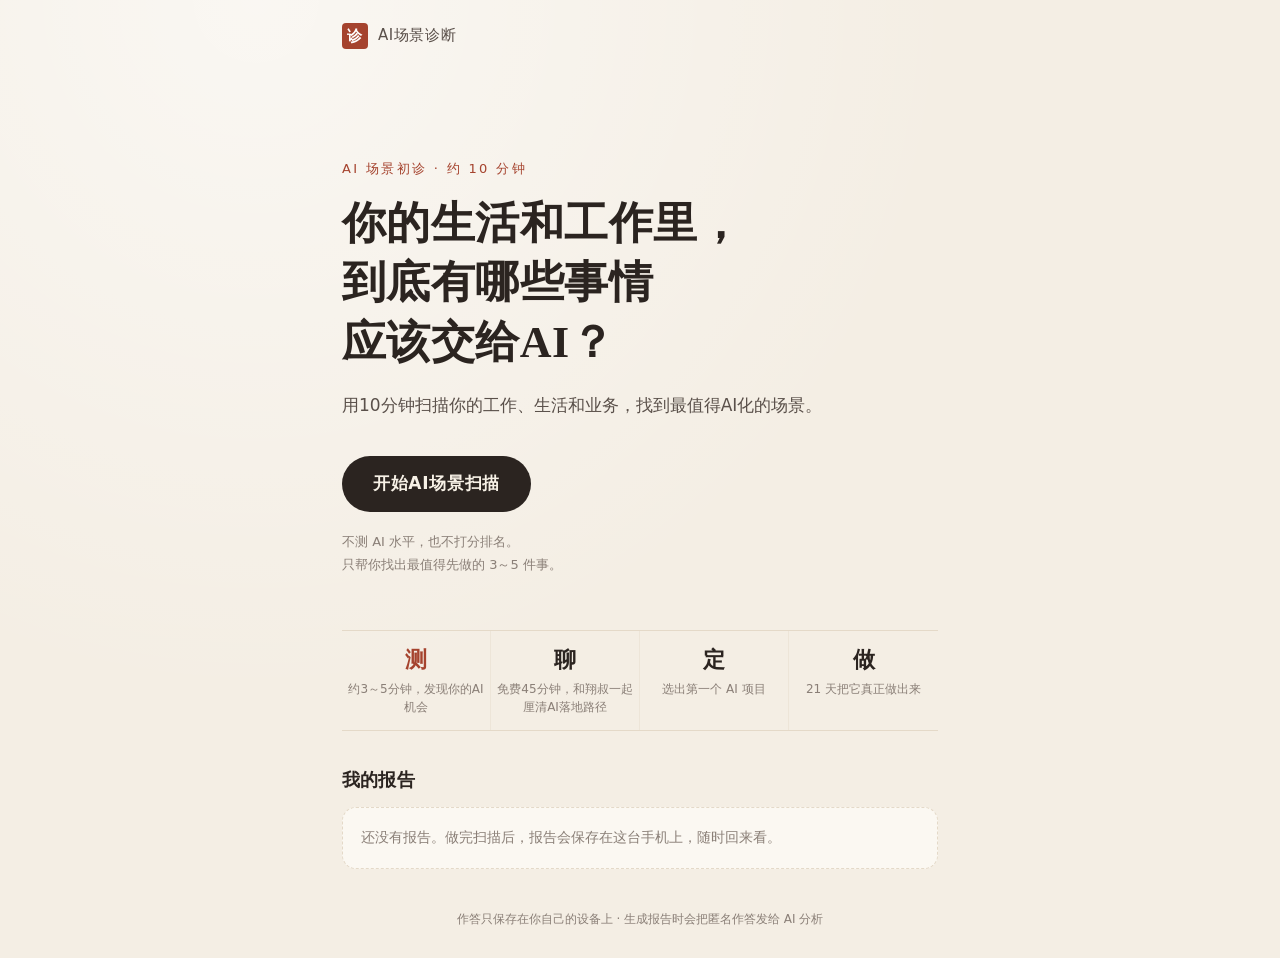
<file: index.html>
<!doctype html>
<html lang="zh-CN">
<head>
<meta charset="utf-8">
<meta name="viewport" content="width=device-width, initial-scale=1, viewport-fit=cover">
<title>AI场景诊断 · 找出最值得交给AI的3～5件事</title>
<meta name="description" content="用10分钟扫描你的工作、生活和业务，找到最值得AI化的场景，并选出第一个真正落地的AI项目。">
<meta name="theme-color" content="#f4eee4">
<meta name="format-detection" content="telephone=no">
<link rel="icon" href="data:image/svg+xml,%3Csvg xmlns='http://www.w3.org/2000/svg' viewBox='0 0 64 64'%3E%3Crect width='64' height='64' rx='10' fill='%23a5432e'/%3E%3Ctext x='32' y='44' font-size='34' text-anchor='middle' fill='%23fff' font-family='serif'%3E%E8%AF%8A%3C/text%3E%3C/svg%3E">
<link rel="stylesheet" href="css/style.css?v=6">
</head>
<body>
<a class="skip" href="#app">跳到正文</a>
<div id="errBar" class="errbar" role="alert" hidden>页面出了点小问题。<button type="button" onclick="location.reload()">刷新一下</button></div>
<div id="app" aria-live="off">
  <noscript><p class="wrap" style="padding:40px 20px">这个页面需要开启 JavaScript 才能使用。</p></noscript>
  <div class="wrap center-screen"><div class="loader" role="status"><i></i><p>正在打开…</p></div></div>
</div>
<div id="toast" class="toast" role="status" aria-live="polite"></div>
<script src="js/config.js?v=6"></script>
<script src="js/data.js?v=6"></script>
<script src="js/engine.js?v=6"></script>
<script src="js/common.js?v=6"></script>
<script src="js/provider.js?v=6"></script>
<script src="js/consult-config.js?v=6"></script>
<script src="js/track.js?v=6"></script>
<script src="js/v2-data.js?v=6"></script>
<script src="js/v2-engine.js?v=6"></script>
<script src="js/v2-ui.js?v=6"></script>
<script src="js/sheet.js?v=6"></script>
<script src="js/app.js?v=6"></script>
</body>
</html>
</file>
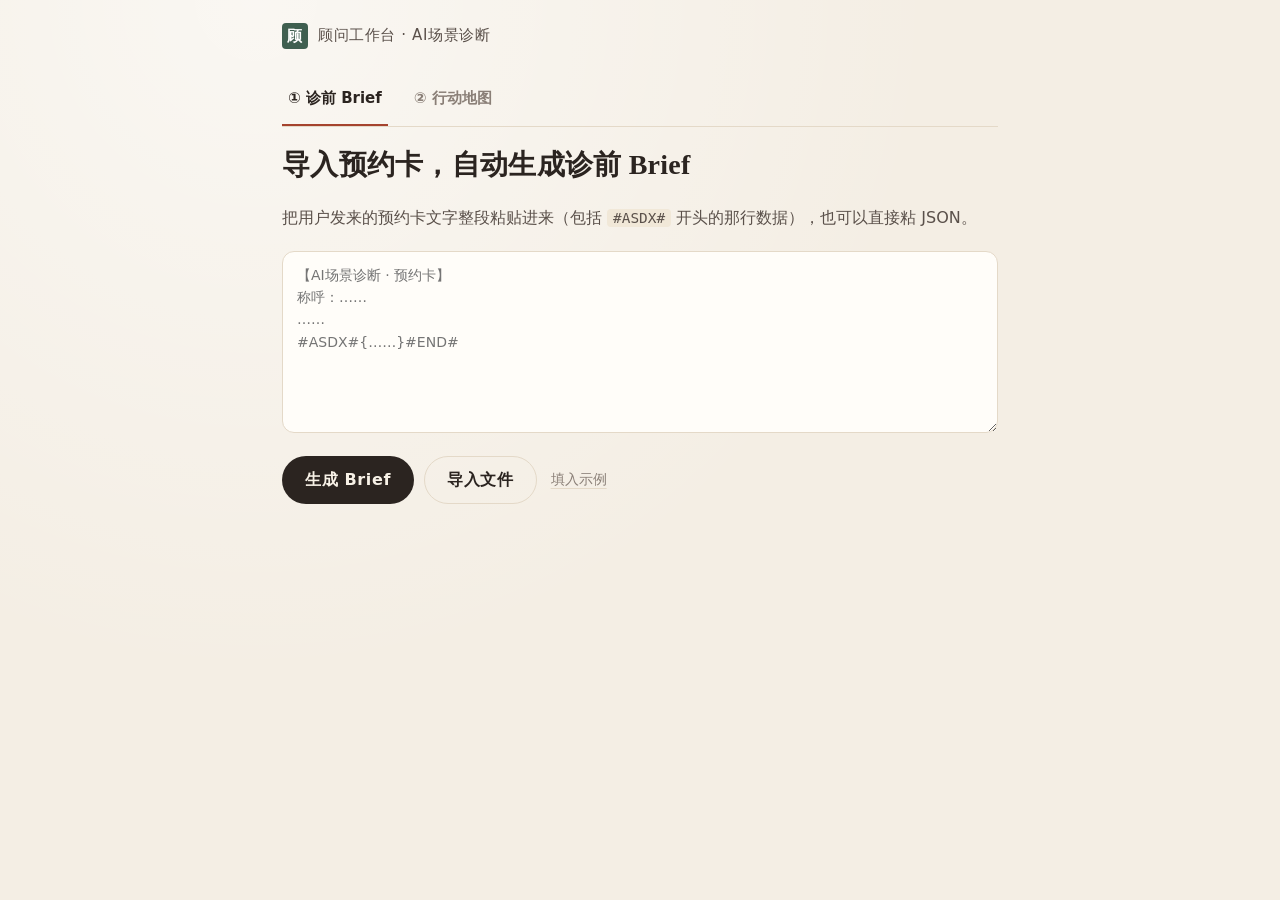
<file: advisor.html>
<!doctype html>
<html lang="zh-CN">
<head>
<meta charset="utf-8">
<meta name="viewport" content="width=device-width, initial-scale=1, viewport-fit=cover">
<meta name="robots" content="noindex, nofollow">
<title>顾问工作台 · AI场景诊断</title>
<meta name="theme-color" content="#f4eee4">
<link rel="icon" href="data:image/svg+xml,%3Csvg xmlns='http://www.w3.org/2000/svg' viewBox='0 0 64 64'%3E%3Crect width='64' height='64' rx='10' fill='%233f5f50'/%3E%3Ctext x='32' y='44' font-size='34' text-anchor='middle' fill='%23fff' font-family='serif'%3E%E9%A1%BE%3C/text%3E%3C/svg%3E">
<link rel="stylesheet" href="css/style.css?v=3">
<link rel="stylesheet" href="css/advisor.css?v=3">
</head>
<body class="adv">
<a class="skip" href="#main">跳到正文</a>
<div id="errBar" class="errbar" role="alert" hidden>页面出了点小问题。<button type="button" onclick="location.reload()">刷新一下</button></div>
<header class="topbar"><span class="brand"><span class="seal seal-g" aria-hidden="true">顾</span><span>顾问工作台 · AI场景诊断</span></span></header>
<main class="wrap adv-main" id="main">
  <div class="tabs" role="tablist" aria-label="工作台">
    <button type="button" role="tab" id="tab-brief" aria-controls="pane-brief" aria-selected="true" class="tab on">① 诊前 Brief</button>
    <button type="button" role="tab" id="tab-map" aria-controls="pane-map" aria-selected="false" class="tab" tabindex="-1">② 行动地图</button>
  </div>

  <section id="pane-brief" role="tabpanel" aria-labelledby="tab-brief" class="pane">
    <h1 class="adv-h1">导入预约卡，自动生成诊前 Brief</h1>
    <p class="lead">把用户发来的预约卡文字整段粘贴进来（包括 <code>#ASDX#</code> 开头的那行数据），也可以直接粘 JSON。</p>
    <label class="sr" for="importText">预约卡文字</label>
    <textarea id="importText" class="import" rows="7" placeholder="【AI场景诊断 · 预约卡】&#10;称呼：……&#10;……&#10;#ASDX#{……}#END#"></textarea>
    <div class="row-btns">
      <button type="button" class="btn btn-primary" id="btnBrief">生成 Brief</button>
      <label class="btn btn-ghost file-btn">导入文件<input type="file" id="importFile" accept=".txt,.json,text/plain,application/json"></label>
      <button type="button" class="btn-link" id="btnSample">填入示例</button>
    </div>
    <p class="form-err" id="briefErr" role="alert"></p>
    <div id="briefOut" aria-live="polite"></div>
  </section>

  <section id="pane-map" role="tabpanel" aria-labelledby="tab-map" class="pane" hidden>
    <h1 class="adv-h1">填写 1v1 记录，生成《AI行动地图》</h1>
    <p class="lead">边聊边填，内容自动暂存在本机。填完点最下面的按钮生成。</p>
    <form id="mapForm" class="form" novalidate>
      <div class="grid2">
        <div class="field"><label for="mName">称呼 <em>*</em></label><input id="mName" name="name" maxlength="20" required></div>
        <div class="field"><label for="mMat">当前AI成熟度</label><select id="mMat" name="maturity"></select></div>
      </div>
      <div class="field"><label for="mGoal">TA 的目标 <em>*</em><small>接下来最想改变什么</small></label><textarea id="mGoal" name="goal" rows="2" maxlength="200" required></textarea></div>
      <fieldset class="field"><legend>TOP3 场景</legend>
        <input name="top1" maxlength="30" aria-label="场景 1" placeholder="场景 1">
        <input name="top2" maxlength="30" aria-label="场景 2" placeholder="场景 2">
        <input name="top3" maxlength="30" aria-label="场景 3" placeholder="场景 3">
      </fieldset>
      <div class="field"><label for="mProj">第一个AI项目 <em>*</em><small>写成一个项目，而不是「学AI」</small></label><input id="mProj" name="project" maxlength="40" required placeholder="例：用AI每周自动生成一份竞品简报"><p class="hint" id="projHint"></p></div>
      <div class="field"><label for="mNow">当前状态<small>现在是怎么做的、花多少时间</small></label><input id="mNow" name="now" maxlength="60" placeholder="例：每周手动看 10 个账号，约 4 小时"></div>
      <div class="field"><label for="mG21">21天目标 <em>*</em></label><input id="mG21" name="goal21" maxlength="60" required placeholder="例：跑通一条每周一早上自动出简报的流程"></div>
      <div class="grid2">
        <div class="field"><label for="mAi">AI 负责</label><textarea id="mAi" name="ai" rows="2" maxlength="80" placeholder="例：抓取、去重、写成一页简报"></textarea></div>
        <div class="field"><label for="mMe">我负责</label><textarea id="mMe" name="me" rows="2" maxlength="80" placeholder="例：定信息源、看结论、决定跟进"></textarea></div>
      </div>
      <div class="field"><label for="mOk">成功标准 <em>*</em><small>怎样算做成了，最好能量化</small></label><input id="mOk" name="success" maxlength="60" required placeholder="例：连续 3 周自动产出，每周节省 3 小时以上"></div>
      <div class="field"><label for="mGroup">推荐实践组<small>默认按项目内容自动判断</small></label><select id="mGroup" name="group"></select></div>
      <p class="form-err" id="mapErr" role="alert"></p>
      <div class="row-btns"><button type="submit" class="btn btn-primary btn-lg">生成《AI行动地图》</button><button type="button" class="btn-link" id="btnClear">清空重填</button></div>
    </form>
    <div id="mapOut" aria-live="polite"></div>
  </section>
</main>
<div id="toast" class="toast" role="status" aria-live="polite"></div>
<script src="js/config.js?v=3"></script>
<script src="js/data.js?v=3"></script>
<script src="js/engine.js?v=3"></script>
<script src="js/common.js?v=3"></script>
<script src="js/sheet.js?v=3"></script>
<script src="js/advisor.js?v=3"></script>
</body>
</html>
</file>
<file: css/style.css>
/* AI场景诊断 · 宣纸米白、墨色、朱砂、松绿。系统字体，无外部依赖。 */
:root {
  --paper: #f4eee4;
  --sheet: #fbf8f2;
  --card: #fffdf9;
  --ink: #2b2420;
  --soft: #5a504a;
  --muted: #8a7f77;
  --line: #e4d9c8;
  --line-soft: #ede5d8;
  --red: #a5432e;
  --red-deep: #8a3523;
  --red-bg: #f3e3dc;
  --green: #3f5f50;
  --green-bg: #e3ebe5;
  --gold: #a8834a;
  --gold-bg: #f1e8d8;
  --gray: #9a918a;
  --gray-bg: #ece8e3;
  --radius: 14px;
  --shadow: 0 1px 0 rgba(43, 36, 32, .04), 0 10px 28px rgba(80, 60, 30, .06);
  --sans: "PingFang SC", "Hiragino Sans GB", "Noto Sans CJK SC", "Noto Sans SC", "Microsoft YaHei", "Heiti SC", system-ui, sans-serif;
  --serif: "Songti SC", "STSong", "Noto Serif CJK SC", "Noto Serif SC", "Source Han Serif SC", "SimSun", serif;
}
* { box-sizing: border-box; }
html { -webkit-text-size-adjust: 100%; color-scheme: light; }
body {
  margin: 0; min-height: 100dvh; background: var(--paper); color: var(--ink);
  font: 16px/1.7 var(--sans); -webkit-font-smoothing: antialiased;
  background-image: radial-gradient(circle at 20% 0%, rgba(255,255,255,.55), transparent 50%);
}
body.no-scroll { overflow: hidden; }
button, input, textarea { font: inherit; color: inherit; }
button { cursor: pointer; -webkit-tap-highlight-color: transparent; }
:focus-visible { outline: 2px solid var(--red); outline-offset: 2px; }
[data-focus]:focus { outline: none; }
.skip { position: absolute; left: -999px; top: 8px; background: var(--ink); color: #fff; padding: 8px 14px; border-radius: 8px; z-index: 50; }
.skip:focus { left: 8px; }

.wrap { width: 100%; max-width: 640px; margin: 0 auto; padding: 0 22px; }

/* 顶栏 */
.topbar { max-width: 640px; margin: 0 auto; display: flex; align-items: center; justify-content: space-between; padding: max(14px, env(safe-area-inset-top)) 22px 10px; }
.brand { display: inline-flex; align-items: center; gap: 10px; background: none; border: 0; padding: 6px 0; font-size: 15px; color: var(--soft); letter-spacing: .04em; min-height: 44px; }
.seal { display: inline-grid; place-items: center; width: 26px; height: 26px; border-radius: 4px; background: var(--red); color: #fff; font: 600 15px/1 var(--serif); }
.step-label { font-size: 13px; color: var(--muted); letter-spacing: .04em; }
.progress { max-width: 596px; margin: 0 auto 6px; height: 3px; background: var(--line-soft); border-radius: 3px; overflow: hidden; width: calc(100% - 44px); }
.progress i { display: block; height: 100%; background: var(--red); transition: width .35s ease; }

/* 通用 */
.kicker { font-size: 13px; letter-spacing: .18em; color: var(--red); margin: 0 0 14px; }
h1, h2, h3 { font-family: var(--serif); font-weight: 700; letter-spacing: .01em; margin: 0; }
.lead { color: var(--soft); font-size: 16px; line-height: 1.85; margin: 18px 0 0; }
.note { color: var(--muted); font-size: 13px; line-height: 1.8; margin: 18px 0 0; text-align: center; }
.empty { color: var(--muted); font-size: 14px; background: var(--sheet); border: 1px dashed var(--line); border-radius: var(--radius); padding: 18px; margin: 0; }

.btn { display: inline-flex; align-items: center; justify-content: center; gap: 6px; min-height: 48px; padding: 0 22px; border-radius: 999px; border: 1px solid transparent; font-size: 16px; font-weight: 600; letter-spacing: .04em; text-decoration: none; transition: transform .12s ease, background .2s ease, opacity .2s; }
.btn:active { transform: scale(.98); }
.btn-primary { background: var(--ink); color: #f7f1e6; }
.btn-primary:hover { background: #3a302a; }
.btn-primary:disabled { opacity: .35; cursor: not-allowed; }
.btn-ghost { background: transparent; border-color: var(--line); color: var(--ink); }
.btn-ghost:hover { background: var(--sheet); }
.btn-lg { min-height: 56px; font-size: 17px; padding: 0 30px; width: 100%; max-width: 360px; }
.btn-link { background: none; border: 0; color: var(--muted); font-size: 14px; padding: 10px 4px; min-height: 44px; text-decoration: underline; text-underline-offset: 4px; text-decoration-color: var(--line); }
.btn-link:hover { color: var(--ink); }

/* 首页 */
.home .hero { padding: 6vh 0 24px; }
.home h1 { font-size: clamp(30px, 8.4vw, 44px); line-height: 1.35; }
.home .lead { font-size: 17px; max-width: 30em; }
.hero-actions { display: flex; flex-direction: column; gap: 12px; margin-top: 34px; align-items: flex-start; }
.hero .note { text-align: left; }
.path { margin: 30px 0 8px; }
.path ol { list-style: none; margin: 0; padding: 0; display: grid; grid-template-columns: repeat(4, 1fr); border-top: 1px solid var(--line); border-bottom: 1px solid var(--line); }
.path li { padding: 16px 6px 14px; text-align: center; border-right: 1px solid var(--line-soft); }
.path li:last-child { border-right: 0; }
.path b { display: block; font: 700 22px/1.2 var(--serif); color: var(--ink); }
.path li:first-child b { color: var(--red); }
.path span { display: block; font-size: 12px; color: var(--muted); line-height: 1.5; margin-top: 6px; }
.history { margin: 34px 0 20px; }
.history h2 { font-size: 18px; margin-bottom: 12px; }
.hist-list { list-style: none; margin: 0; padding: 0; display: grid; gap: 10px; }
.hist-list li { display: flex; align-items: stretch; background: var(--card); border: 1px solid var(--line-soft); border-radius: 12px; overflow: hidden; }
.hist-item { flex: 1; text-align: left; background: none; border: 0; padding: 12px 16px; min-height: 56px; display: flex; flex-direction: column; }
.hist-t { font-size: 13px; color: var(--muted); }
.hist-s { font-size: 15px; }
.hist-del { background: none; border: 0; border-left: 1px solid var(--line-soft); color: var(--muted); font-size: 13px; padding: 0 16px; min-width: 64px; }
.foot { text-align: center; color: var(--muted); font-size: 12px; padding: 20px 22px max(28px, env(safe-area-inset-bottom)); }

/* 答题 */
.q-screen { padding-top: 5vh; padding-bottom: 40px; min-height: calc(100dvh - 80px); display: flex; flex-direction: column; }
.q-no { font-size: 13px; color: var(--muted); letter-spacing: .14em; margin: 0 0 10px; }
.q-title { font-size: clamp(22px, 6vw, 28px); line-height: 1.5; }
.q-sub { color: var(--muted); font-size: 14px; margin: 8px 0 0; }
.opts { display: grid; gap: 10px; margin-top: 26px; }
.opts-grid { grid-template-columns: 1fr 1fr; }
.opt { text-align: left; background: var(--card); border: 1px solid var(--line); border-radius: 12px; padding: 14px 18px; min-height: 54px; display: flex; flex-direction: column; justify-content: center; transition: border-color .15s, background .15s; }
.opt small { color: var(--muted); font-size: 12px; margin-top: 2px; }
.opt:hover { border-color: #cdbfa9; }
.opt.on { border-color: var(--ink); background: var(--ink); color: #f7f1e6; }
.opt.on small { color: #d7cbbb; }
.q-count { color: var(--muted); font-size: 13px; margin: 12px 0 0; }
.q-next { margin-top: 22px; }
.q-next .btn { width: 100%; }
.q-nav { margin-top: auto; padding-top: 26px; }
.scan .q-domain { margin: 0 0 18px; }
.q-domain span { display: inline-block; font-size: 12px; letter-spacing: .12em; color: var(--green); background: var(--green-bg); padding: 4px 12px; border-radius: 999px; }
.scene-text { font-size: clamp(22px, 6.2vw, 29px); line-height: 1.6; min-height: 3.2em; }
.dim { margin-top: 26px; transition: opacity .2s; }
.dim-off { opacity: .35; }
.dim-t { font-size: 14px; color: var(--soft); margin: 0 0 10px; }
.chips { display: grid; grid-template-columns: 1fr 1fr; gap: 10px; }
.chip { background: var(--card); border: 1px solid var(--line); border-radius: 12px; min-height: 52px; padding: 8px 10px; font-size: 15px; line-height: 1.4; transition: background .15s, border-color .15s; }
.chip:hover:not(:disabled) { border-color: #cdbfa9; }
.chip.on { background: var(--ink); border-color: var(--ink); color: #f7f1e6; }
.chip:disabled { cursor: default; }

.center-screen { min-height: calc(100dvh - 90px); display: flex; flex-direction: column; justify-content: center; padding-top: 20px; padding-bottom: 40px; }
.center-screen .big { font-size: clamp(25px, 7vw, 34px); line-height: 1.45; }
.center-screen .btn-lg { margin-top: 34px; }
.domains { display: flex; flex-wrap: wrap; gap: 8px; margin-top: 26px; }
.domains span { font: 600 14px/1 var(--serif); padding: 9px 14px; border: 1px solid var(--line); border-radius: 999px; color: var(--soft); background: var(--sheet); }

.loader { display: flex; flex-direction: column; align-items: center; gap: 18px; color: var(--soft); }
.loader i { width: 34px; height: 34px; border-radius: 50%; border: 2px solid var(--line); border-top-color: var(--red); animation: spin 0.9s linear infinite; }
.loader p { margin: 0; font-size: 15px; }
@keyframes spin { to { transform: rotate(360deg); } }

/* 报告 */
.report { padding-bottom: 30px; }
.r-first { min-height: calc(100dvh - 80px); display: flex; flex-direction: column; justify-content: center; padding: 20px 0 30px; }
.r-h1 { font-size: clamp(24px, 6.6vw, 32px); line-height: 1.55; }
.r-h1 .num { font-size: 1.6em; color: var(--red); padding: 0 .08em; font-weight: 700; }
.r-counts { list-style: none; padding: 0; margin: 28px 0 0; display: grid; grid-template-columns: 1fr 1fr; gap: 10px; }
.r-counts li { border-radius: 12px; padding: 14px 16px; display: flex; flex-direction: column; }
.r-counts b { font: 700 30px/1.1 var(--serif); }
.r-counts span { font-size: 14px; color: var(--soft); margin-top: 4px; }
.t-A.r-counts li, .r-counts .t-A { background: var(--red-bg); } .r-counts .t-A b { color: var(--red); }
.r-counts .t-B { background: var(--gold-bg); } .r-counts .t-B b { color: var(--gold); }
.r-counts .t-C { background: var(--green-bg); } .r-counts .t-C b { color: var(--green); }
.r-counts .t-D { background: var(--gray-bg); } .r-counts .t-D b { color: var(--gray); }
.r-hours { color: var(--soft); margin: 20px 0 0; }
.r-hours b { color: var(--ink); font-size: 1.15em; }
.r-down { margin-top: 30px; color: var(--muted); font-size: 14px; text-decoration: none; }
.r-sec { padding: 34px 0 10px; border-top: 1px solid var(--line); }
.r-sec h2 { font-size: 22px; }
.sec-sub { color: var(--muted); font-size: 14px; margin: 6px 0 18px; }

.opp { background: var(--card); border: 1px solid var(--line-soft); border-radius: var(--radius); padding: 18px 18px 14px; margin-bottom: 14px; box-shadow: var(--shadow); position: relative; }
.opp::before { content: ""; position: absolute; left: 0; top: 20px; width: 3px; height: 26px; border-radius: 0 3px 3px 0; background: var(--c, var(--ink)); }
.opp.t-A { --c: var(--red); --cb: var(--red-bg); } .opp.t-B { --c: var(--gold); --cb: var(--gold-bg); } .opp.t-C { --c: var(--green); --cb: var(--green-bg); }
.opp header { display: flex; align-items: center; gap: 10px; }
.opp .rank { font: 700 22px/1 var(--serif); color: var(--c); min-width: 18px; }
.opp h3 { font-size: 19px; flex: 1; line-height: 1.4; }
.opp .tag { font-size: 12px; font-weight: 600; color: var(--c); background: var(--cb); padding: 4px 10px; border-radius: 999px; white-space: nowrap; }
.opp dl { margin: 12px 0 0; display: grid; grid-template-columns: 4.6em 1fr; gap: 6px 10px; font-size: 14.5px; }
.opp dt { color: var(--muted); }
.opp dd { margin: 0; line-height: 1.7; }
.split { display: grid; grid-template-columns: 1fr 1fr; gap: 10px; margin-top: 14px; }
.split > div { background: var(--sheet); border-radius: 10px; padding: 10px 12px; }
.split b { font-size: 12px; color: var(--muted); letter-spacing: .08em; font-weight: 600; }
.split p { margin: 4px 0 0; font-size: 14px; line-height: 1.6; }
.opp footer { display: flex; flex-wrap: wrap; gap: 6px 18px; margin-top: 12px; font-size: 13px; color: var(--muted); }
.stars { font-style: normal; color: var(--gold); letter-spacing: 1px; font-size: 14px; }
.s-diff { color: var(--green); }

.map-fig { margin: 0; background: var(--card); border: 1px solid var(--line-soft); border-radius: var(--radius); padding: 10px 6px 4px; box-shadow: var(--shadow); }
.map { width: 100%; height: auto; display: block; }
.m-bg { fill: #fff; stroke: var(--line); }
.m-act { fill: rgba(165, 67, 46, .07); }
.m-mid { stroke: var(--line); stroke-dasharray: 4 4; }
.m-q { font-size: 11px; fill: var(--soft); font-weight: 600; }
.m-q-act { fill: var(--red); }
.m-q-later { fill: var(--muted); }
.m-axis { font-size: 10.5px; fill: var(--muted); }
.pt-o { opacity: .5; }
.pt.t-A, .pt.t-A circle { fill: var(--red); } .pt.t-B, .pt.t-B circle { fill: var(--gold); }
.pt.t-C, .pt.t-C circle { fill: var(--green); } .pt.t-D, .pt.t-D circle { fill: var(--gray); }
.pt-top circle { stroke: #fff; stroke-width: 2; }
.pt-top text { fill: #fff; font-size: 11px; font-weight: 700; }
.map-legend { display: grid; grid-template-columns: 1fr 1fr; gap: 10px; margin-top: 14px; }
.lg { background: var(--sheet); border-radius: 12px; padding: 12px 14px; }
.lg b { font: 700 15px/1.3 var(--serif); }
.lg-act b { color: var(--red); }
.lg small { display: block; color: var(--muted); font-size: 12px; }
.lg p { margin: 6px 0 0; font-size: 13.5px; line-height: 1.7; }
.lg em { font-style: normal; display: inline-grid; place-items: center; width: 18px; height: 18px; border-radius: 50%; color: #fff; font-size: 11px; font-weight: 700; margin-right: 3px; vertical-align: 1px; background: var(--ink); }
.lg em.t-A { background: var(--red); } .lg em.t-B { background: var(--gold); } .lg em.t-C { background: var(--green); }

.mat { list-style: none; margin: 18px 0 0; padding: 0; display: grid; grid-template-columns: repeat(6, 1fr); gap: 6px; }
.mat li { text-align: center; font-size: 12px; color: var(--muted); }
.mat i { display: block; height: 8px; border-radius: 4px; background: var(--line); margin-bottom: 8px; }
.mat li.on i { background: var(--green); }
.mat li.cur span { color: var(--green); font-weight: 700; }
.mat span { display: block; font-weight: 600; }
.mat small { display: block; font-size: 11px; line-height: 1.35; }
.mat-tip { margin: 16px 0 0; font-size: 15px; color: var(--soft); }
.mat-tip b { color: var(--ink); }
.keep { list-style: none; margin: 0; padding: 0; display: grid; gap: 8px; }
.keep li { background: var(--gray-bg); border-radius: 12px; padding: 12px 16px; display: flex; flex-direction: column; }
.keep b { font-size: 15px; }
.keep span { font-size: 13px; color: var(--soft); }

.r-end { padding: 40px 0 10px; text-align: center; border-top: 1px solid var(--line); display: flex; flex-direction: column; align-items: center; }
.r-end blockquote { margin: 0 0 28px; font: 600 clamp(19px, 5.2vw, 23px)/1.75 var(--serif); color: var(--ink); padding: 26px 20px; background: var(--ink); color: #f6efe2; border-radius: var(--radius); width: 100%; }
.r-actions { display: flex; flex-wrap: wrap; gap: 10px; justify-content: center; margin-top: 16px; width: 100%; }
.r-actions .btn { flex: 1 1 140px; }

/* 预约 */
.book, .bookcard { padding-top: 4vh; padding-bottom: 30px; }
.book h1, .bookcard h1 { font-size: clamp(24px, 6.6vw, 31px); line-height: 1.5; }
.flow { list-style: none; padding: 0; margin: 26px 0 0; display: grid; gap: 0; border-left: 1px solid var(--line); }
.flow li { display: flex; gap: 14px; align-items: baseline; padding: 8px 0 8px 18px; position: relative; }
.flow li::before { content: ""; position: absolute; left: -4px; top: 18px; width: 7px; height: 7px; border-radius: 50%; background: var(--red); }
.flow b { font: 700 14px/1 var(--serif); color: var(--muted); }
.price { margin-top: 24px; background: var(--card); border: 1px solid var(--line-soft); border-radius: var(--radius); padding: 16px 18px; }
.price p { margin: 0; }
.price b { font: 700 28px/1.2 var(--serif); color: var(--red); }
.price-sub { color: var(--soft); font-size: 14px; margin-top: 4px !important; }
.form { margin-top: 26px; display: flex; flex-direction: column; align-items: stretch; }
.field { border: 0; padding: 0; margin: 0 0 18px; display: flex; flex-direction: column; }
.field label, .field legend { font-weight: 600; font-size: 15px; margin-bottom: 8px; padding: 0; }
.field em { color: var(--red); font-style: normal; }
.field small { color: var(--muted); font-weight: 400; font-size: 12px; margin-left: 8px; }
.sub-l { font-weight: 400 !important; font-size: 13px !important; color: var(--soft); margin: 4px 0 6px !important; }
.field input, .field textarea { width: 100%; background: var(--card); border: 1px solid var(--line); border-radius: 12px; padding: 12px 14px; font-size: 16px; min-height: 50px; }
.field textarea { resize: vertical; line-height: 1.6; }
.field input:focus, .field textarea:focus { outline: none; border-color: var(--ink); }
[aria-invalid="true"] { border-color: var(--red) !important; background: #fff7f4 !important; }
.form-err { color: var(--red); font-size: 14px; min-height: 1.4em; margin: 0 0 10px; }
.form .btn-lg { max-width: none; }

.banner { border-radius: 12px; padding: 14px 16px; font-size: 14px; margin-bottom: 22px; line-height: 1.7; }
.banner.ok { background: var(--green-bg); }
.banner.warn { background: #fbeee6; border: 1px solid #ecc9b8; }
.banner .btn-link { color: var(--red); padding: 4px; min-height: 0; }
.card-preview { margin-top: 22px; background: var(--card); border: 1px solid var(--line); border-radius: var(--radius); padding: 18px; box-shadow: var(--shadow); }
.card-preview header { display: flex; align-items: center; gap: 8px; font-size: 13px; color: var(--soft); }
.card-preview h2 { font-size: 20px; margin: 14px 0 10px; }
.card-preview dl { display: grid; grid-template-columns: 6em 1fr; gap: 4px 10px; margin: 0; font-size: 14.5px; }
.card-preview dt { color: var(--muted); }
.card-preview dd { margin: 0; word-break: break-all; }
.card-preview h3 { font-size: 15px; margin: 16px 0 8px; }
.card-top { margin: 0; padding-left: 1.3em; font-size: 14.5px; }
.card-top li { margin-bottom: 6px; }
.card-top span { display: block; color: var(--muted); font-size: 13px; }
.copy-msg { text-align: center; color: var(--green); font-size: 14px; min-height: 1.4em; margin: 10px 0 0; }
.raw { margin-top: 10px; font-size: 13px; color: var(--muted); }
.raw summary { cursor: pointer; padding: 8px 0; }
.raw textarea { width: 100%; font: 12px/1.6 ui-monospace, Menlo, monospace; border: 1px solid var(--line); border-radius: 10px; padding: 10px; background: var(--sheet); }

/* 存图弹层 */
.sheet-overlay { position: fixed; inset: 0; background: rgba(30, 24, 20, .62); z-index: 40; display: flex; align-items: flex-end; justify-content: center; }
.sheet-panel { background: var(--paper); width: 100%; max-width: 560px; max-height: 92dvh; border-radius: 18px 18px 0 0; display: flex; flex-direction: column; padding: 14px 16px max(16px, env(safe-area-inset-bottom)); }
.sheet-head { display: flex; align-items: flex-start; gap: 10px; }
.sheet-tip { flex: 1; margin: 6px 0 10px; font-size: 14px; color: var(--soft); }
.sheet-x { background: none; border: 0; font-size: 28px; line-height: 1; width: 44px; height: 44px; color: var(--soft); }
.sheet-imgwrap { overflow: auto; flex: 1; border-radius: 10px; background: #e9e1d4; -webkit-overflow-scrolling: touch; }
.sheet-img { width: 100%; display: block; -webkit-touch-callout: default; user-select: auto; }
.sheet-actions { display: flex; gap: 10px; margin-top: 12px; }
.sheet-actions .btn { flex: 1; }
@media (min-width: 700px) { .sheet-overlay { align-items: center; } .sheet-panel { border-radius: 18px; } }

.toast { position: fixed; left: 50%; bottom: max(24px, env(safe-area-inset-bottom)); transform: translate(-50%, 20px); background: var(--ink); color: #f7f1e6; padding: 10px 18px; border-radius: 999px; font-size: 14px; opacity: 0; pointer-events: none; transition: all .25s; z-index: 60; max-width: 90vw; }
.toast.show { opacity: 1; transform: translate(-50%, 0); }
.errbar { background: #fbeee6; color: var(--red-deep); text-align: center; padding: 10px; font-size: 14px; }
.errbar button { background: none; border: 0; color: var(--red); text-decoration: underline; }

@media (min-width: 760px) {
  .home .hero { padding-top: 10vh; }
  .hero-actions { flex-direction: row; }
  .hero-actions .btn-lg { width: auto; }
  .opts { grid-template-columns: 1fr 1fr; }
  .chips { grid-template-columns: repeat(4, 1fr); }
}
@media (max-width: 360px) {
  .wrap { padding: 0 16px; }
  .opts-grid, .split, .map-legend { grid-template-columns: 1fr; }
}
@media (prefers-reduced-motion: reduce) { * { transition: none !important; animation: none !important; } }

/* ===== V0.2 ===== */
.v2 .q-sub { margin-top: -4px; }
.v2-field { display: block; margin: 16px 0 0; font-size: 14px; color: var(--soft); }
.v2-field span { display: block; margin-bottom: 6px; }
.v2-field input, .v2-field textarea { width: 100%; background: var(--card); border: 1px solid var(--line); border-radius: 12px; padding: 12px 14px; font-size: 16px; line-height: 1.6; }
.v2-field textarea { resize: vertical; min-height: 110px; }
.sr { position: absolute !important; width: 1px; height: 1px; overflow: hidden; clip: rect(0 0 0 0); }
.v2-cards .opt small { font-size: 12.5px; line-height: 1.5; }
.v2-pain { display: flex; flex-direction: column; gap: 6px; }
.v2-top { align-self: flex-start; background: var(--gold-bg); color: var(--gold); border: 1px solid transparent; border-radius: 999px; padding: 6px 14px; font-size: 13px; font-weight: 600; min-height: 36px; }
.v2-top.on { background: var(--red); color: #fff; }
.v2-warn { color: var(--red); }
.v2-chips { display: grid; grid-template-columns: 1fr 1fr; gap: 10px; margin-bottom: 18px; }
.v2-examples { margin: 0 0 12px; padding: 12px 14px 12px 32px; background: var(--sheet); border-radius: 12px; font-size: 14px; color: var(--soft); }
.v2-privacy { font-size: 13px; color: var(--red-deep); background: var(--red-bg); border-radius: 10px; padding: 10px 12px; margin: 10px 0 0; }
.v2-insight { font-size: 22px; line-height: 1.6; }
.v2-src { text-align: left; margin-top: 6px; }
.v2-badge { display: inline-block; font-size: 12px; color: var(--green); background: var(--green-bg); border-radius: 999px; padding: 2px 10px; margin: 8px 6px 0 0; }
.v2-badge-main { color: var(--red); background: var(--red-bg); }
.opp.v2-main { border: 2px solid var(--c); }
.v2-safe { font-size: 13.5px; background: var(--gold-bg); border-radius: 10px; padding: 10px 12px; color: var(--soft); }
.v2-flow { display: grid; grid-template-columns: 1fr auto 1fr; gap: 8px; align-items: stretch; margin-top: 14px; }
.v2-col { background: var(--card); border: 1px solid var(--line); border-radius: 12px; padding: 12px; font-size: 14px; }
.v2-col b { display: block; margin-bottom: 6px; }
.v2-col ol { margin: 0; padding-left: 18px; }
.v2-col li { margin: 4px 0; }
.v2-before { color: var(--soft); }
.v2-after { border-color: var(--green); background: var(--green-bg); }
.v2-arrow { align-self: center; color: var(--muted); font-size: 20px; }
@media (max-width: 420px) { .v2-flow { grid-template-columns: 1fr; } .v2-arrow { transform: rotate(90deg); justify-self: center; } }
.v2-demo-tag { font-size: 12px; vertical-align: middle; background: var(--gold); color: #fff; border-radius: 6px; padding: 2px 8px; margin-left: 6px; }
.v2-chat { background: var(--sheet); border-radius: 14px; padding: 14px; font-size: 14px; }
.v2-chat span { display: block; font-size: 12px; color: var(--muted); margin-bottom: 2px; }
.v2-me { background: var(--card); border-radius: 10px; padding: 10px 12px; margin: 0 0 10px; }
.v2-ai { background: var(--green-bg); border-radius: 10px; padding: 10px 12px; }
.v2-ai p, .v2-ai ol { margin: 6px 0; }
.v2-demo-t { width: 100%; border-collapse: collapse; font-size: 13px; }
.v2-demo-t th, .v2-demo-t td { border: 1px solid var(--line); padding: 4px 6px; text-align: center; }
.v2-consult h3 { font-size: 16px; margin: 18px 0 6px; }
.v2-consult .btn-lg { margin: 18px auto 0; display: flex; }
.v2-four, .v2-card-list { margin: 0; padding-left: 22px; }
.v2-wx { text-align: center; margin: 12px 0 0; }
.v2-pending { text-align: center; background: var(--gray-bg); color: var(--soft); border-radius: 12px; padding: 14px; margin-top: 18px; }
.v2-booktext { margin-top: 18px; background: var(--sheet); border: 1px dashed var(--line); border-radius: 12px; padding: 12px 14px; font-size: 14px; }
.v2-booktext p:first-child { margin-top: 0; user-select: text; -webkit-user-select: text; }
.v2-homeconsult { margin: 12px 0 0; }
.v2-modal { position: fixed; inset: 0; background: rgba(30, 24, 20, .55); display: flex; align-items: center; justify-content: center; z-index: 60; padding: 20px; }
.v2-modal[hidden] { display: none; }
.v2-modal-box { background: var(--card); border-radius: 16px; padding: 20px; width: 100%; max-width: 340px; text-align: center; display: flex; flex-direction: column; gap: 8px; }
.v2-qr { width: 220px; height: 220px; object-fit: contain; margin: 0 auto; -webkit-touch-callout: default; }
.v2-saveimg-top { margin: 4px 0 0; }
.v2 .r-end .btn-lg { margin: 0 auto 4px; display: flex; }
</file>
<file: css/advisor.css>
/* 顾问工作台（在 style.css 基础上） */
.adv .wrap { max-width: 760px; }
.adv .topbar { max-width: 760px; }
.seal-g { background: var(--green); }
.adv-main { padding-bottom: 40px; }
.adv-h1 { font-size: clamp(22px, 5.6vw, 28px); line-height: 1.45; margin-top: 18px; }
.tabs { display: flex; gap: 6px; border-bottom: 1px solid var(--line); margin-top: 6px; }
.tab { background: none; border: 0; border-bottom: 2px solid transparent; padding: 12px 6px; margin-right: 14px; min-height: 48px; font-size: 15px; color: var(--muted); font-weight: 600; }
.tab.on { color: var(--ink); border-bottom-color: var(--red); }
.sr { position: absolute; width: 1px; height: 1px; overflow: hidden; clip: rect(0 0 0 0); }
code { background: var(--gold-bg); padding: 1px 6px; border-radius: 4px; font-size: .9em; }
.import { width: 100%; margin-top: 18px; background: var(--card); border: 1px solid var(--line); border-radius: 12px; padding: 12px 14px; font: 14px/1.6 var(--sans); resize: vertical; }
.import:focus { outline: none; border-color: var(--ink); }
.row-btns { display: flex; flex-wrap: wrap; gap: 10px; align-items: center; margin-top: 14px; }
.file-btn { position: relative; overflow: hidden; }
.file-btn input { position: absolute; inset: 0; opacity: 0; cursor: pointer; }
.field select { width: 100%; background: var(--card); border: 1px solid var(--line); border-radius: 12px; padding: 12px 14px; font-size: 16px; min-height: 50px; color: var(--ink); }
.field fieldset input, fieldset.field input { margin-bottom: 8px; }
.grid2 { display: grid; grid-template-columns: 1fr; gap: 0 14px; }
@media (min-width: 640px) { .grid2 { grid-template-columns: 1fr 1fr; } }
.hint { font-size: 13px; color: var(--red); margin: 6px 0 0; min-height: 1em; }

.brief { margin-top: 18px; display: grid; gap: 14px; }
.b-card { background: var(--card); border: 1px solid var(--line-soft); border-radius: var(--radius); padding: 18px; box-shadow: var(--shadow); }
.b-card h2 { font-size: 18px; margin-bottom: 10px; display: flex; align-items: center; gap: 8px; }
.b-card h2 i { font-style: normal; font: 700 13px/1 var(--sans); color: #fff; background: var(--green); width: 22px; height: 22px; border-radius: 50%; display: inline-grid; place-items: center; }
.b-card p { margin: 0 0 8px; }
.b-card ul, .b-card ol { margin: 0; padding-left: 1.3em; }
.b-card li { margin-bottom: 8px; line-height: 1.7; }
.b-scene { display: flex; flex-wrap: wrap; align-items: baseline; gap: 4px 10px; }
.b-scene small { color: var(--muted); }
.b-tag { font-size: 12px; padding: 2px 8px; border-radius: 999px; background: var(--gold-bg); color: var(--gold); font-weight: 600; }
.b-tag.t-A { background: var(--red-bg); color: var(--red); } .b-tag.t-C { background: var(--green-bg); color: var(--green); } .b-tag.t-D { background: var(--gray-bg); color: var(--gray); }
.b-q h3 { font-size: 15px; margin: 12px 0 6px; font-family: var(--sans); }
.b-q h3:first-child { margin-top: 0; }
.b-warn { background: #fbeee6; border-radius: 10px; padding: 10px 14px; font-size: 14px; }

.amap { margin-top: 26px; background: var(--card); border: 1px solid var(--line); border-radius: 18px; padding: 24px 20px; box-shadow: var(--shadow); }
.amap .kicker { margin-bottom: 6px; }
.amap h2 { font-size: clamp(22px, 6vw, 28px); }
.amap .date { color: var(--muted); font-size: 13px; margin: 4px 0 16px; }
.am-row { border-top: 1px solid var(--line-soft); padding: 12px 0; display: grid; grid-template-columns: 6.5em 1fr; gap: 10px; }
.am-row dt { color: var(--muted); font-size: 14px; }
.am-row dd { margin: 0; }
.am-proj { background: var(--red-bg); border-radius: 12px; padding: 14px 16px; margin: 6px 0 10px; }
.am-proj small { color: var(--red); font-weight: 600; letter-spacing: .1em; font-size: 12px; }
.am-proj p { margin: 4px 0 0; font: 700 20px/1.5 var(--serif); }
.am-split { display: grid; grid-template-columns: 1fr 1fr; gap: 10px; margin: 10px 0; }
.am-split > div { background: var(--sheet); border-radius: 10px; padding: 10px 12px; }
.am-split b { font-size: 12px; color: var(--muted); }
.am-split p { margin: 4px 0 0; font-size: 14.5px; }
.am-lab { margin-top: 14px; border: 1px dashed var(--green); border-radius: 12px; padding: 12px 16px; color: var(--green); }
.am-lab b { font-family: var(--serif); font-size: 17px; }

.next { margin-top: 26px; background: var(--ink); color: #f6efe2; border-radius: 18px; padding: 26px 20px; }
.next h2 { font-size: clamp(21px, 5.6vw, 26px); line-height: 1.5; color: #fff; }
.next ul { list-style: none; padding: 0; margin: 18px 0; display: grid; grid-template-columns: 1fr 1fr; gap: 8px; }
.next li { background: rgba(255,255,255,.07); border-radius: 10px; padding: 10px 12px; font-size: 14px; }
.next li b { display: block; font: 700 16px/1.4 var(--serif); color: #fff; }
.next .np { margin: 0; font-size: 15px; }
.next .np b { font: 700 24px/1.2 var(--serif); color: #f0c9a0; }
.next .np s { color: #a99c90; }
.pcard { margin-top: 18px; background: #fffdf9; color: var(--ink); border-radius: 14px; padding: 18px; }
.pcard h3 { font-size: 18px; margin-bottom: 8px; }
.pcard dl { display: grid; grid-template-columns: 5.5em 1fr; gap: 6px 10px; margin: 0; font-size: 14.5px; }
.pcard dt { color: var(--muted); }
.pcard dd { margin: 0; }
.next .r-actions .btn-ghost { color: #f6efe2; border-color: rgba(255,255,255,.3); }
.muted { color: var(--muted); font-size: 14px; }
</file>
